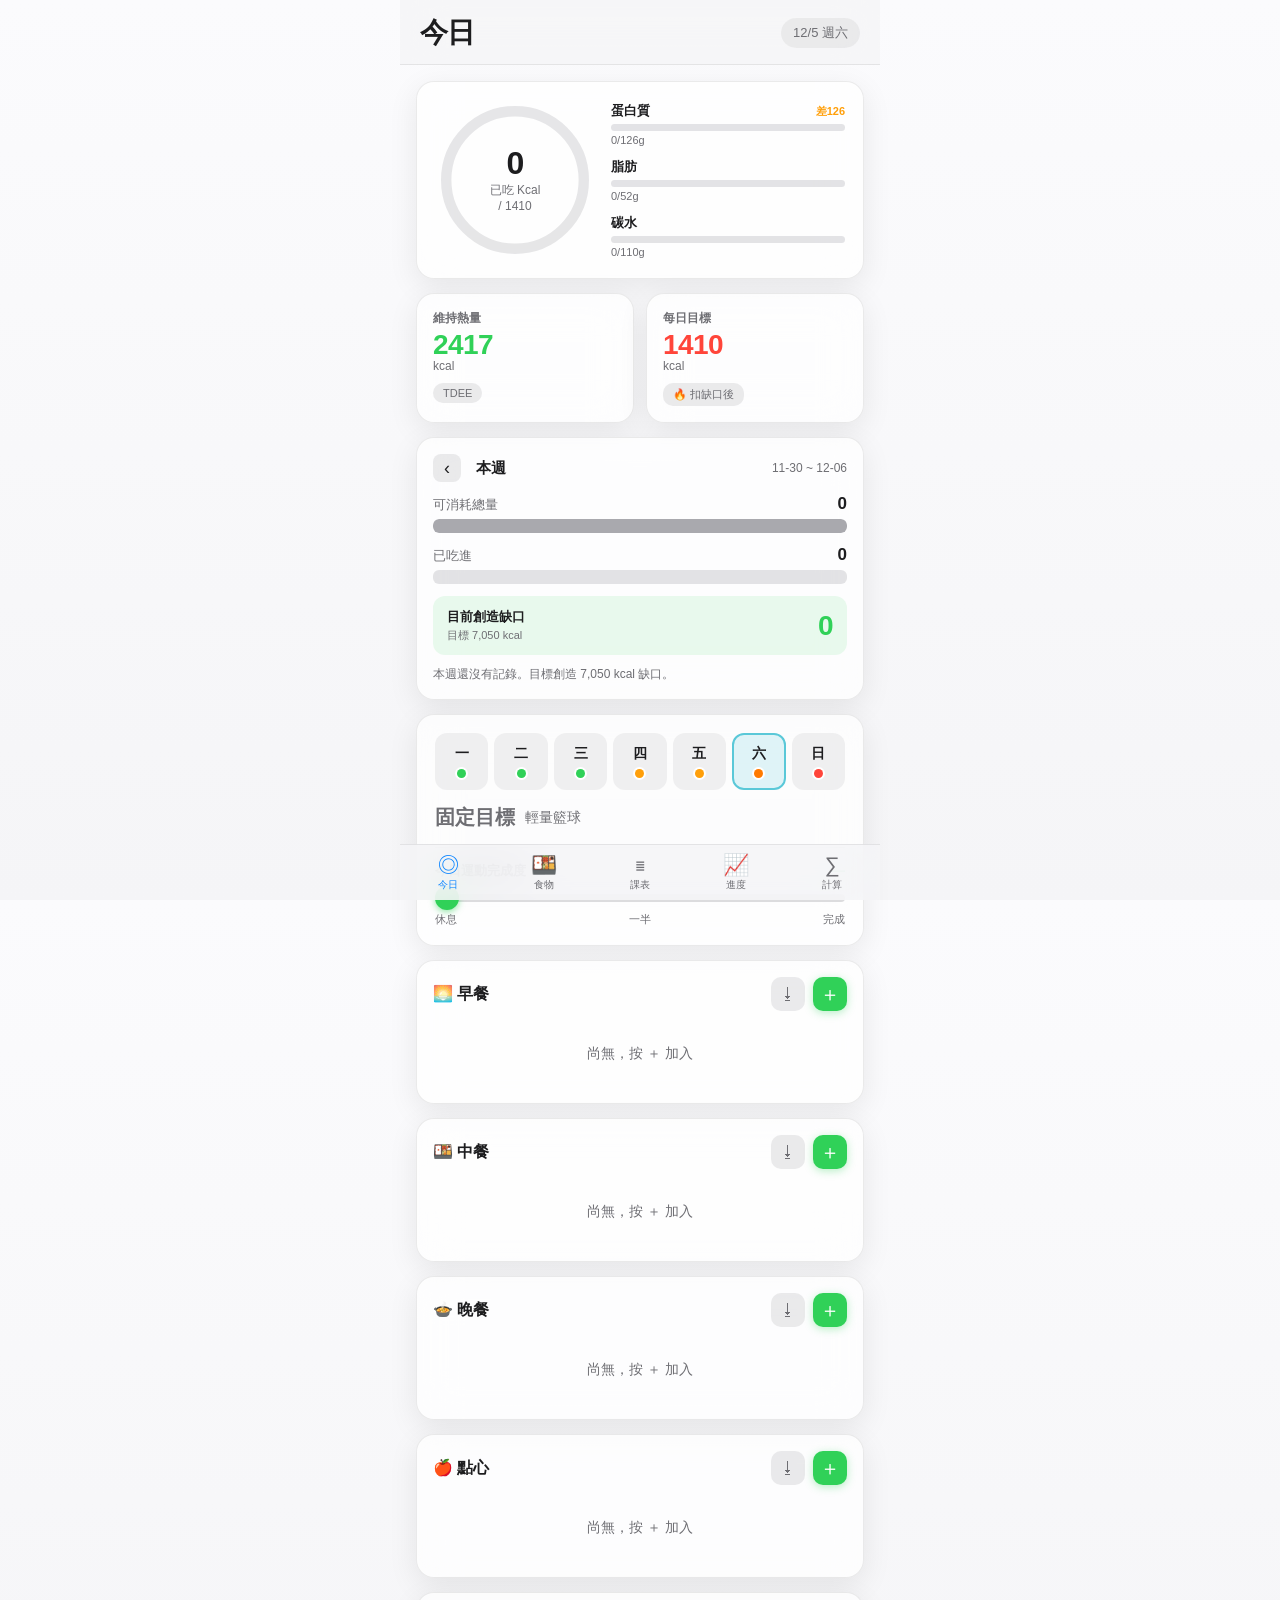
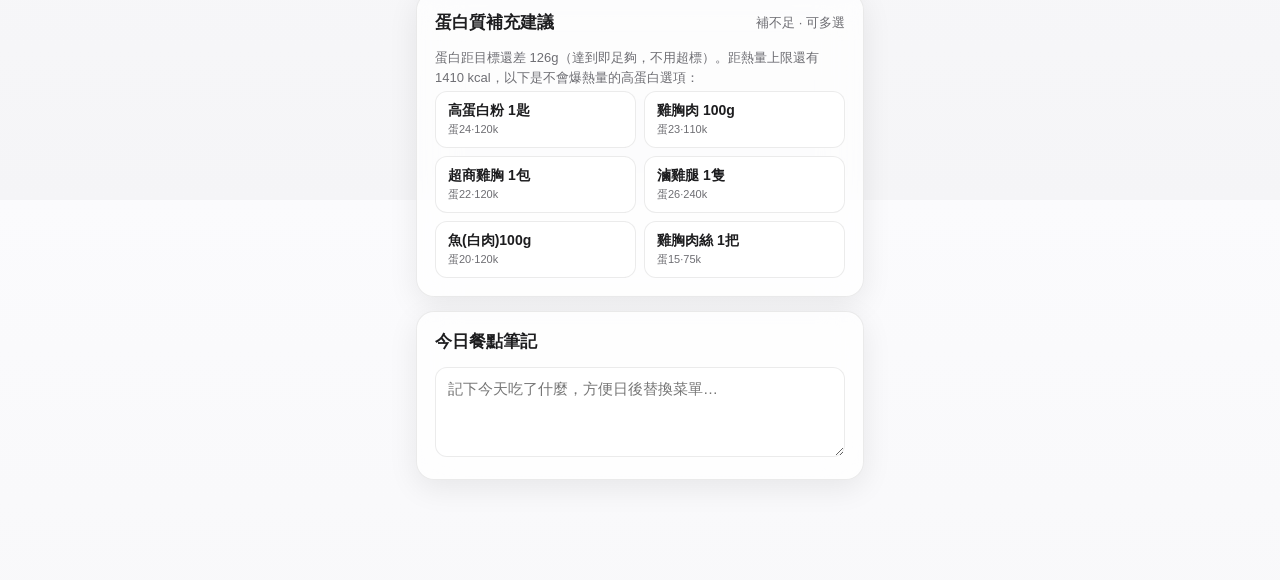
<file: index.html>
<!DOCTYPE html>
<html lang="zh-TW">
<head>
  <meta charset="UTF-8">
  <meta name="viewport" content="width=device-width, initial-scale=1.0, viewport-fit=cover, maximum-scale=1.0, user-scalable=no">
  <meta name="theme-color" content="#f5f5f7" media="(prefers-color-scheme: light)">
  <meta name="theme-color" content="#000000" media="(prefers-color-scheme: dark)">
  <meta name="apple-mobile-web-app-capable" content="yes">
  <meta name="mobile-web-app-capable" content="yes">
  <meta name="apple-mobile-web-app-status-bar-style" content="black-translucent">
  <title>減脂計畫</title>
  <link rel="manifest" href="./manifest.json">
  <link rel="stylesheet" href="./style.css?v=22">
</head>
<body>
  <div id="app">
    <!-- 頂部標題 -->
    <header class="topbar">
      <h1 id="page-title">今日</h1>
      <div class="date-pill" id="date-pill"></div>
    </header>

    <main id="views">
      <!-- ===== 今日打卡 ===== -->
      <section class="view" id="view-today">
        <!-- 主圈圖卡 -->
        <div class="card macro-hero">
          <div class="macro-ring-wrap">
            <svg viewBox="0 0 200 200" class="macro-ring">
              <circle class="mr-bg" cx="100" cy="100" r="86"></circle>
              <circle class="mr-fg" id="mr-fg" cx="100" cy="100" r="86"></circle>
            </svg>
            <div class="macro-center">
              <b id="eaten-kcal">0</b>
              <span class="mc-label">已吃 Kcal</span>
              <span class="mc-goal" id="eaten-goal-label">/ 0</span>
            </div>
          </div>
          <div class="macro-bars">
            <div class="mb">
              <div class="mb-top"><span>蛋白質</span><span class="mb-warn" id="mb-p-warn"></span></div>
              <div class="mb-bar"><div class="mb-fill p" id="mb-p"></div></div>
              <div class="mb-val" id="mb-p-val">0/0g</div>
            </div>
            <div class="mb">
              <div class="mb-top"><span>脂肪</span></div>
              <div class="mb-bar"><div class="mb-fill f" id="mb-f"></div></div>
              <div class="mb-val" id="mb-f-val">0/0g</div>
            </div>
            <div class="mb">
              <div class="mb-top"><span>碳水</span></div>
              <div class="mb-bar"><div class="mb-fill c" id="mb-c"></div></div>
              <div class="mb-val" id="mb-c-val">0/0g</div>
            </div>
          </div>
        </div>

        <!-- 維持 / 目標 兩卡 -->
        <div class="dual-cards">
          <div class="card mini-stat maintain">
            <span class="ms-label">維持熱量</span>
            <span class="ms-val" id="ms-maintain">0</span><span class="ms-unit">kcal</span>
            <span class="ms-tag">TDEE</span>
          </div>
          <div class="card mini-stat target">
            <span class="ms-label">每日目標</span>
            <span class="ms-val" id="ms-target">0</span><span class="ms-unit">kcal</span>
            <span class="ms-tag">🔥 扣缺口後</span>
          </div>
        </div>

        <!-- 本週熱量缺口觀察 -->
        <div class="card week-cal-card">
          <div class="wc-head">
            <div class="wc-nav">
              <button id="wk-prev" class="wk-nav-btn">‹</button>
              <span class="wc-title" id="wk-title">本週</span>
              <button id="wk-next" class="wk-nav-btn">›</button>
            </div>
            <span class="wc-range" id="wc-range"></span>
          </div>
          <!-- 可吃總量（TDEE×天數） -->
          <div class="wc2-row">
            <div class="wc2-label"><span>可消耗總量</span><b id="wc-budget">0</b></div>
            <div class="wc-bar big"><div class="wc-fill budget" style="width:100%"></div></div>
          </div>
          <!-- 已吃 -->
          <div class="wc2-row">
            <div class="wc2-label"><span>已吃進</span><b id="wc-eaten">0</b></div>
            <div class="wc-bar big"><div class="wc-fill eaten" id="wc-eaten-fill"></div></div>
          </div>
          <!-- 缺口 -->
          <div class="wc-deficit-box">
            <div class="wc-db-left"><span>目前創造缺口</span><span class="wc-unit">目標 <span id="wc-target">0</span> kcal</span></div>
            <b id="wc-deficit">0</b>
          </div>
          <p class="wc-hint" id="wc-hint"></p>
        </div>

        <!-- 一週計畫條 + 今日運動拉桿 -->
        <div class="card week-strip-card">
          <div class="week-strip" id="week-strip"></div>
          <div class="week-today-row">
            <span class="wt-carb" id="wt-carb">—</span>
            <span class="wt-workout" id="wt-workout"></span>
            <button class="back-today hidden" id="back-today">回今天</button>
          </div>
          <div class="workout-slider-wrap">
            <div class="ws-top"><span>今日運動完成度</span><b id="workout-pct-label">0%</b></div>
            <input type="range" id="workout-slider" min="0" max="100" step="5" value="0">
            <div class="ws-marks"><span>休息</span><span>一半</span><span>完成</span></div>
          </div>
        </div>

        <!-- 今日已加入（分四餐） -->
        <div class="meals-wrap" id="meals-wrap"></div>

        <!-- 蛋白質補充建議 -->
        <div class="card">
          <div class="card-head"><h2>蛋白質補充建議</h2><span class="muted">補不足 · 可多選</span></div>
          <p class="hint" id="suggest-intro"></p>
          <div class="suggest-grid" id="suggest-grid"></div>
          <div class="suggest-preview hidden" id="suggest-preview"></div>
          <button class="primary suggest-add hidden" id="suggest-add">加入選取的食物</button>
        </div>

        <div class="card">
          <div class="card-head"><h2>今日餐點筆記</h2></div>
          <textarea id="meal-note" placeholder="記下今天吃了什麼，方便日後替換菜單…"></textarea>
        </div>

        <!-- 隱藏的舊欄位（保留給程式相容） -->
        <div style="display:none">
          <span id="hero-protein"></span><span id="hero-kcal"></span><span id="hero-type"></span>
          <span id="today-pct"></span><span id="ring-fg"></span>
          <span id="protein-goal"></span><span id="protein-goal2"></span><span id="protein-val"></span>
          <span id="kcal-val"></span><span id="protein-status"></span>
          <span id="protein-bar-fill"></span><span id="protein-goal-mark"></span>
          <span id="budget-type-label"></span><div id="budget-list"></div><span id="budget-hint"></span>
        </div>
      </section>

      <!-- 加入食物彈窗 -->
      <div class="modal-overlay hidden" id="food-modal">
        <div class="modal food-modal-box">
          <h2 id="food-modal-title">加入食物</h2>
          <div class="search-row">
            <input type="search" id="food-search" class="food-search" placeholder="搜尋或說出食物名稱…">
            <button class="mic-btn" id="food-mic" title="語音搜尋">🎤</button>
          </div>
          <div class="combo-quick" id="combo-quick"></div>
          <div class="food-scroll"><div class="food-grid" id="food-grid"></div></div>
          <div class="backup-btns">
            <button class="ghost-btn" id="add-custom">＋ 自訂</button>
            <button class="primary" id="food-modal-close">完成</button>
          </div>
        </div>
      </div>

      <!-- 新增/查詢 自訂食物彈窗 -->
      <div class="modal-overlay hidden" id="custom-modal">
        <div class="modal custom-modal-box">
          <h2>新增自訂食物</h2>
          <div class="field"><label>名稱</label>
            <div class="search-row">
              <input type="text" id="cf-name" placeholder="例如 池上便當、茶葉蛋">
              <button class="ghost-btn cf-search-btn" id="cf-google" title="Google 查熱量">🔍</button>
            </div>
          </div>
          <div class="field"><label>Open Food Facts 查詢（條碼或英文名）</label>
            <div class="search-row">
              <input type="text" id="cf-off-q" placeholder="輸入條碼或英文名，按查詢">
              <button class="ghost-btn cf-search-btn" id="cf-scan-btn" title="掃描條碼">📷</button>
              <button class="ghost-btn cf-search-btn" id="cf-off-btn">查詢</button>
            </div>
            <div class="scanner hidden" id="cf-scanner">
              <video id="cf-video" playsinline muted></video>
              <div class="scan-frame"></div>
              <div class="scan-line"></div>
              <div class="scan-status" id="cf-scan-status"></div>
              <button class="scan-close" id="cf-scan-close">✕ 關閉相機</button>
            </div>
            <div class="off-result" id="cf-off-result"></div>
            <div class="per100-box hidden" id="cf-per100">
              <div class="p100-title">每 100<span id="cf-unit">g</span>：<span id="cf-per100-macro"></span></div>
              <div class="p100-amount">
                <label>我實際吃了</label>
                <input type="number" id="cf-amount" inputmode="decimal" placeholder="數量">
                <span id="cf-amount-unit">g</span>
                <button class="ghost-btn" id="cf-amount-apply">換算填入</button>
              </div>
            </div>
          </div>
          <div class="field"><label>份量（可留空）</label><input type="text" id="cf-q" placeholder="例如 1碗、375ml"></div>
          <div class="field inline3">
            <div><label>蛋白 g</label><input type="number" id="cf-p" inputmode="decimal" placeholder="0"></div>
            <div><label>碳水 g</label><input type="number" id="cf-c" inputmode="decimal" placeholder="0"></div>
            <div><label>脂肪 g</label><input type="number" id="cf-f" inputmode="decimal" placeholder="0"></div>
          </div>
          <div class="cf-kcal-row">熱量自動：<b id="cf-kcal">0</b> kcal</div>
          <div class="backup-btns">
            <button class="ghost-btn" id="cf-cancel">取消</button>
            <button class="primary" id="cf-save">儲存並加入</button>
          </div>
        </div>
      </div>

      <!-- ===== 食物管理 ===== -->
      <section class="view hidden" id="view-foods">
        <div class="card">
          <div class="card-head"><h2>常吃餐點組合</h2><span class="muted">一鍵帶入整餐</span></div>
          <p class="hint">把「早餐固定那套」存成組合，之後一鍵加入今日，不用一項項點。</p>
          <div class="combo-list" id="combo-list"></div>
          <button class="add-custom" id="add-combo">＋ 用今天已加入的食物存成組合</button>
        </div>

        <div class="card">
          <div class="card-head"><h2>我的食物清單</h2><span class="muted" id="foods-count"></span></div>
          <p class="hint">名稱、份量、蛋白、碳水、脂肪填好，熱量會自動算。按「儲存全部」。</p>
          <div class="food-table-head">
            <span>名稱</span><span>份量</span><span>蛋</span><span>碳</span><span>脂</span><span>kcal</span><span></span>
          </div>
          <div class="food-table" id="food-table"></div>
          <div class="backup-btns">
            <button class="ghost-btn" id="foods-add-row">＋ 新增一列</button>
            <button class="primary" id="foods-save">儲存全部</button>
          </div>
        </div>

        <div class="card">
          <div class="card-head"><h2>已隱藏的內建食物</h2><span class="muted" id="hidden-count"></span></div>
          <p class="hint">長按今日食物卡可隱藏不吃的內建食物，在這裡可還原。</p>
          <div class="hidden-list" id="hidden-list"></div>
        </div>
      </section>

      <!-- ===== 計算 ===== -->
      <section class="view hidden" id="view-calc">
        <div class="card">
          <div class="card-head"><h2>卡路里計算機</h2></div>
          <div class="seg mini" id="calc-mode-seg">
            <button class="seg-btn active" data-mode="macro">營養素換算</button>
            <button class="seg-btn" data-mode="weight">食物重量</button>
          </div>

          <!-- 營養素模式 -->
          <div id="calc-mode-macro">
            <p class="hint">輸入蛋白/碳水/脂肪克數，自動算熱量。蛋白4·碳水4·脂肪9 kcal/g。</p>
            <div class="field inline3">
              <div><label>蛋白 g</label><input type="number" id="cm-p" inputmode="decimal" placeholder="0"></div>
              <div><label>碳水 g</label><input type="number" id="cm-c" inputmode="decimal" placeholder="0"></div>
              <div><label>脂肪 g</label><input type="number" id="cm-f" inputmode="decimal" placeholder="0"></div>
            </div>
          </div>

          <!-- 重量模式 -->
          <div id="calc-mode-weight" class="hidden">
            <p class="hint">選食物類型 + 重量(g)，用每100g概估值算。</p>
            <div class="field"><label>食物類型</label>
              <select id="cw-type"></select>
            </div>
            <div class="field"><label>重量 (g)</label><input type="number" id="cw-grams" inputmode="decimal" placeholder="例如 150"></div>
          </div>

          <div class="calc-out" id="calc-out">
            <div class="calc-kcal"><b id="calc-kcal-val">0</b><span>kcal</span></div>
            <div class="calc-macros" id="calc-macros"></div>
          </div>
          <div class="field"><label>名稱（要加入或儲存時用）</label><input type="text" id="calc-name" placeholder="例如 午餐便當"></div>
          <div class="backup-btns">
            <button class="primary" id="calc-add-today">加入今日</button>
            <button class="ghost-btn" id="calc-save-food">存成自訂食物</button>
          </div>
        </div>

        <div class="card">
          <div class="card-head"><h2>身體數據</h2></div>
          <div class="field"><label>身高 (cm)</label><input type="number" id="in-height" inputmode="decimal"></div>
          <div class="field"><label>體重 (kg)</label><input type="number" id="in-weight" inputmode="decimal"></div>
          <div class="field"><label>體脂 (%)</label><input type="number" id="in-bf" inputmode="decimal"></div>
          <div class="field"><label>基礎代謝 BMR (kcal)</label><input type="number" id="in-bmr" inputmode="decimal"></div>
          <div class="field"><label>活動係數</label>
            <select id="in-act">
              <option value="1.375">輕度 (1.375)</option>
              <option value="1.45" selected>中度 (1.45)</option>
              <option value="1.55">高度 (1.55)</option>
            </select>
          </div>
          <div class="field"><label>目標體脂 (%)</label><input type="number" id="in-target" inputmode="decimal"></div>
        </div>

        <div class="card">
          <div class="card-head"><h2>目標模式</h2></div>
          <div class="seg" id="mode-seg">
            <button class="seg-btn active" data-mode="cut">減脂</button>
            <button class="seg-btn" data-mode="maintain">維持</button>
            <button class="seg-btn" data-mode="bulk">增肌</button>
          </div>
          <p class="hint" id="mode-hint"></p>
          <label class="toggle-row">
            <span>碳水循環（依星期分高中低碳）</span>
            <input type="checkbox" id="carb-cycle-toggle">
          </label>
          <p class="hint">關閉時每天用固定目標，不隨星期變動（減脂期建議關閉，較好執行）。</p>
        </div>

        <div class="card">
          <div class="card-head"><h2>營養素策略</h2></div>
          <div class="seg" id="macro-seg">
            <button class="seg-btn active" data-macro="auto">電腦最佳化</button>
            <button class="seg-btn" data-macro="custom">完全自訂</button>
          </div>
          <div id="macro-auto">
            <p class="hint">最佳減脂公式：蛋白質高保肌肉、脂肪給安全下限、碳水設定目標值。熱量由三者加總決定（低碳低脂＝自然大赤字，減最快）。</p>
            <div class="field"><label>每日碳水目標 (g)</label>
              <select id="in-carbtarget">
                <option value="70">70（較低碳，減最快）</option>
                <option value="90">90</option>
                <option value="110" selected>110（建議，顧尿酸）</option>
                <option value="130">130</option>
                <option value="150">150（中碳）</option>
              </select>
            </div>
            <div class="field"><label>脂肪下限 (g/kg 體重)</label>
              <select id="in-fatperkg">
                <option value="0.5">0.5（最低）</option>
                <option value="0.6">0.6</option>
                <option value="0.7" selected>0.7（建議）</option>
                <option value="0.8">0.8</option>
              </select>
            </div>
          </div>
          <div id="macro-custom" class="hidden">
            <p class="hint">自己指定每日三大營養素克數。熱量目標仍以上方為準，這裡決定分配。</p>
            <div class="field inline3">
              <div><label>蛋白 g</label><input type="number" id="cm2-p" inputmode="decimal"></div>
              <div><label>碳水 g</label><input type="number" id="cm2-c" inputmode="decimal"></div>
              <div><label>脂肪 g</label><input type="number" id="cm2-f" inputmode="decimal"></div>
            </div>
          </div>
        </div>

        <div class="card">
          <div class="card-head"><h2>自訂目標</h2><span class="muted">留空=自動</span></div>
          <p class="hint">不填就用上面數據自動算。想自己設就填這裡，會覆蓋自動值。</p>
          <div class="field"><label>每日熱量缺口 (kcal)</label><input type="number" id="in-deficit" inputmode="decimal" placeholder="自動：770"></div>
          <div class="field"><label>每日蛋白質下限 (g)</label><input type="number" id="in-protein-goal" inputmode="decimal" placeholder="自動依模式計算"></div>
          <div class="field"><label>計畫天數（多久達標）</label><input type="number" id="in-days" inputmode="decimal" placeholder="30"></div>
        </div>

        <div class="card result-card">
          <div class="card-head"><h2>計算結果</h2></div>
          <ul class="result-list" id="calc-result"></ul>
        </div>
        <p class="disclaimer">※ 數值為估算，僅供參考。你有尿酸偏高問題，正式方案請與醫師確認。</p>
      </section>

      <!-- ===== 課表 ===== -->
      <section class="view hidden" id="view-plan">
        <div class="seg" id="plan-seg">
          <button class="seg-btn active" data-seg="workout">我的課表</button>
          <button class="seg-btn" data-seg="diet">飲食概念</button>
        </div>
        <div id="plan-workout">
          <div class="card">
            <div class="card-head"><h2>每週課表</h2><span class="muted">點任一天編輯</span></div>
            <p class="hint">先排訓練，再依強度貼碳水標籤：高強度/大肌群→高碳，中等→中碳，休息/低強度→低碳。建議比例 高:中:低 ≈ 2:2:3。</p>
            <div class="week-edit" id="week-edit"></div>
            <button class="add-custom" id="plan-reset">回復預設課表</button>
          </div>
        </div>
        <div id="plan-diet" class="hidden"></div>
      </section>

      <!-- ===== 進度 ===== -->
      <section class="view hidden" id="view-log">
        <div class="card">
          <div class="card-head"><h2>記錄體重 / 體脂</h2></div>
          <div class="field"><label>日期（可回填過去日期）</label><input type="date" id="log-date"></div>
          <div class="field inline">
            <input type="number" id="log-weight" placeholder="體重 kg" inputmode="decimal">
            <input type="number" id="log-bf" placeholder="體脂 %" inputmode="decimal">
            <button class="primary" id="log-save">儲存</button>
          </div>
        </div>
        <div class="card">
          <div class="card-head"><h2>趨勢</h2>
            <div class="seg mini" id="range-seg">
              <button class="seg-btn active" data-range="7">7天</button>
              <button class="seg-btn" data-range="30">30天</button>
              <button class="seg-btn" data-range="0">全部</button>
            </div>
          </div>
          <div class="chart-legend"><span class="lg lg-w">體重 kg</span><span class="lg lg-bf">體脂 %</span></div>
          <canvas id="chart" height="200"></canvas>
          <div class="log-stats" id="log-summary"></div>
        </div>
        <div class="card">
          <div class="card-head"><h2>每週熱量缺口</h2><span class="muted">最近幾週</span></div>
          <div class="weekly-deficit" id="weekly-deficit"></div>
        </div>
        <div class="card">
          <div class="card-head"><h2>運動完成率</h2><span class="muted" id="workout-range-label">近 7 天</span></div>
          <div class="workout-summary" id="workout-summary"></div>
        </div>
        <div class="card">
          <div class="card-head"><h2>動態目標建議</h2><span class="muted">依體重趨勢</span></div>
          <div id="dynamic-target"></div>
        </div>
        <div class="card">
          <div class="card-head"><h2>歷史紀錄</h2></div>
          <ul class="history" id="history-list"></ul>
        </div>
        <div class="card hidden" id="cloud-card">
          <div class="card-head"><h2>雲端備份</h2><span class="muted" id="cloud-status">未設定</span></div>
          <p class="hint" id="cloud-hint">登入 Google 後，資料會自動同步到你的雲端，換手機或清快取都能還原。</p>
          <div class="backup-btns">
            <button class="primary" id="cloud-signin">Google 登入並同步</button>
            <button class="ghost-btn hidden" id="cloud-signout">登出</button>
          </div>
        </div>
        <div class="card">
          <div class="card-head"><h2>資料備份</h2><span class="muted" id="backup-status"></span></div>
          <p class="hint">手機可直接「分享到 Google 雲端硬碟」。建議每週備份一次。</p>
          <div class="backup-btns">
            <button class="primary" id="share-btn">分享 / 存到雲端硬碟</button>
            <button class="ghost-btn" id="export-btn">下載檔案</button>
          </div>
          <div class="backup-btns" style="margin-top:8px">
            <button class="ghost-btn" id="import-btn">匯入還原</button>
          </div>
          <input type="file" id="import-file" accept="application/json" hidden>
        </div>
        <div class="card">
          <div class="card-head"><h2>App 更新</h2><span class="muted" id="app-version">v22</span></div>
          <p class="hint" id="update-hint">點下方按鈕會抓取最新版本並重新載入。你的資料不會被清除。</p>
          <div class="backup-btns">
            <button class="primary" id="update-btn">檢查並更新</button>
          </div>
        </div>
      </section>
    </main>

    <!-- 課表編輯彈窗 -->
    <div class="modal-overlay hidden" id="day-modal">
      <div class="modal">
        <h2 id="modal-title">編輯</h2>
        <div class="field"><label>訓練內容</label><input type="text" id="modal-workout" placeholder="例如 下肢重訓 / 超慢跑 / 休息"></div>
        <div class="field"><label>碳水類型</label>
          <select id="modal-carb">
            <option value="低碳">低碳（休息/低強度）</option>
            <option value="中碳">中碳（中等訓練）</option>
            <option value="中高碳">中高碳</option>
            <option value="高碳">高碳（高強度/大肌群）</option>
          </select>
        </div>
        <div class="backup-btns">
          <button class="ghost-btn" id="modal-cancel">取消</button>
          <button class="primary" id="modal-save">儲存</button>
        </div>
      </div>
    </div>

    <!-- 底部分頁 -->
    <nav class="tabbar">
      <button class="tab active" data-view="today"><span class="ico">◎</span>今日</button>
      <button class="tab" data-view="foods"><span class="ico">🍱</span>食物</button>
      <button class="tab" data-view="plan"><span class="ico">≣</span>課表</button>
      <button class="tab" data-view="log"><span class="ico">📈</span>進度</button>
      <button class="tab" data-view="calc"><span class="ico">∑</span>計算</button>
    </nav>
  </div>

  <script>
    // 動態同步狀態列顏色到系統深/淺色
    (function(){
      function applyTheme(){
        const dark = window.matchMedia && window.matchMedia('(prefers-color-scheme: dark)').matches;
        let m = document.querySelector('meta[name="theme-color"]:not([media])');
        if (!m) { m = document.createElement('meta'); m.name = 'theme-color'; document.head.appendChild(m); }
        m.setAttribute('content', dark ? '#000000' : '#f5f5f7');
      }
      applyTheme();
      if (window.matchMedia) {
        try { window.matchMedia('(prefers-color-scheme: dark)').addEventListener('change', applyTheme); } catch(e){}
      }
    })();
  </script>
  <script src="./firebase-config.js?v=22"></script>
  <script src="./cloud.js?v=22"></script>
  <script src="./app.js?v=22"></script>
  <script>
    let swReg = null;
    let refreshing = false;
    if ('serviceWorker' in navigator) {
      navigator.serviceWorker.register('./sw.js', { updateViaCache: 'none' }).then(reg => {
        swReg = reg;
        // 一開啟就主動檢查 GitHub 有沒有新版
        reg.update().catch(()=>{});
        if (reg.waiting && navigator.serviceWorker.controller) {
          // 已有等待中的新版 → 自動套用（不用按鈕）
          reg.waiting.postMessage('SKIP_WAITING');
        }
        // 監聽新版本安裝完成 → 自動套用
        reg.addEventListener('updatefound', () => {
          const nw = reg.installing;
          if (!nw) return;
          nw.addEventListener('statechange', () => {
            if (nw.state === 'installed' && navigator.serviceWorker.controller) {
              markUpdateReady();
              // 自動套用新版
              if (reg.waiting) reg.waiting.postMessage('SKIP_WAITING');
            }
          });
        });
      }).catch(()=>{});
      // 新 SW 接管後自動重整一次
      navigator.serviceWorker.addEventListener('controllerchange', () => {
        if (refreshing) return;
        refreshing = true;
        window.location.reload();
      });
      // App 從背景回到前景時，也檢查一次更新
      document.addEventListener('visibilitychange', () => {
        if (document.visibilityState === 'visible' && swReg) swReg.update().catch(()=>{});
      });
    }

    function markUpdateReady() {
      const hint = document.getElementById('update-hint');
      const btn = document.getElementById('update-btn');
      if (hint) hint.textContent = '🎉 有新版本可用！按下方按鈕立即套用。';
      if (btn) { btn.textContent = '立即套用新版'; btn.classList.add('has-update'); }
    }

    // 更新按鈕：最徹底路線 —— 註銷所有 SW + 清所有快取 + 帶時間戳重載
    (function(){
      const btn = document.getElementById('update-btn');
      const hint = document.getElementById('update-hint');
      if (!btn) return;
      btn.addEventListener('click', async () => {
        btn.disabled = true; btn.textContent = '更新中…';
        hint.textContent = '清除舊版、重新抓取最新版本…';
        try {
          // 1. 註銷所有 Service Worker
          if ('serviceWorker' in navigator) {
            const regs = await navigator.serviceWorker.getRegistrations();
            await Promise.all(regs.map(r => r.unregister()));
          }
          // 2. 刪除所有快取
          if ('caches' in window) {
            const keys = await caches.keys();
            await Promise.all(keys.map(k => caches.delete(k)));
          }
        } catch (e) {}
        // 3. 帶時間戳強制重載（繞過 HTTP 快取）
        const u = new URL(location.href);
        u.searchParams.set('_r', Date.now());
        location.replace(u.toString());
      });
    })();
  </script>
</body>
</html>
</file>
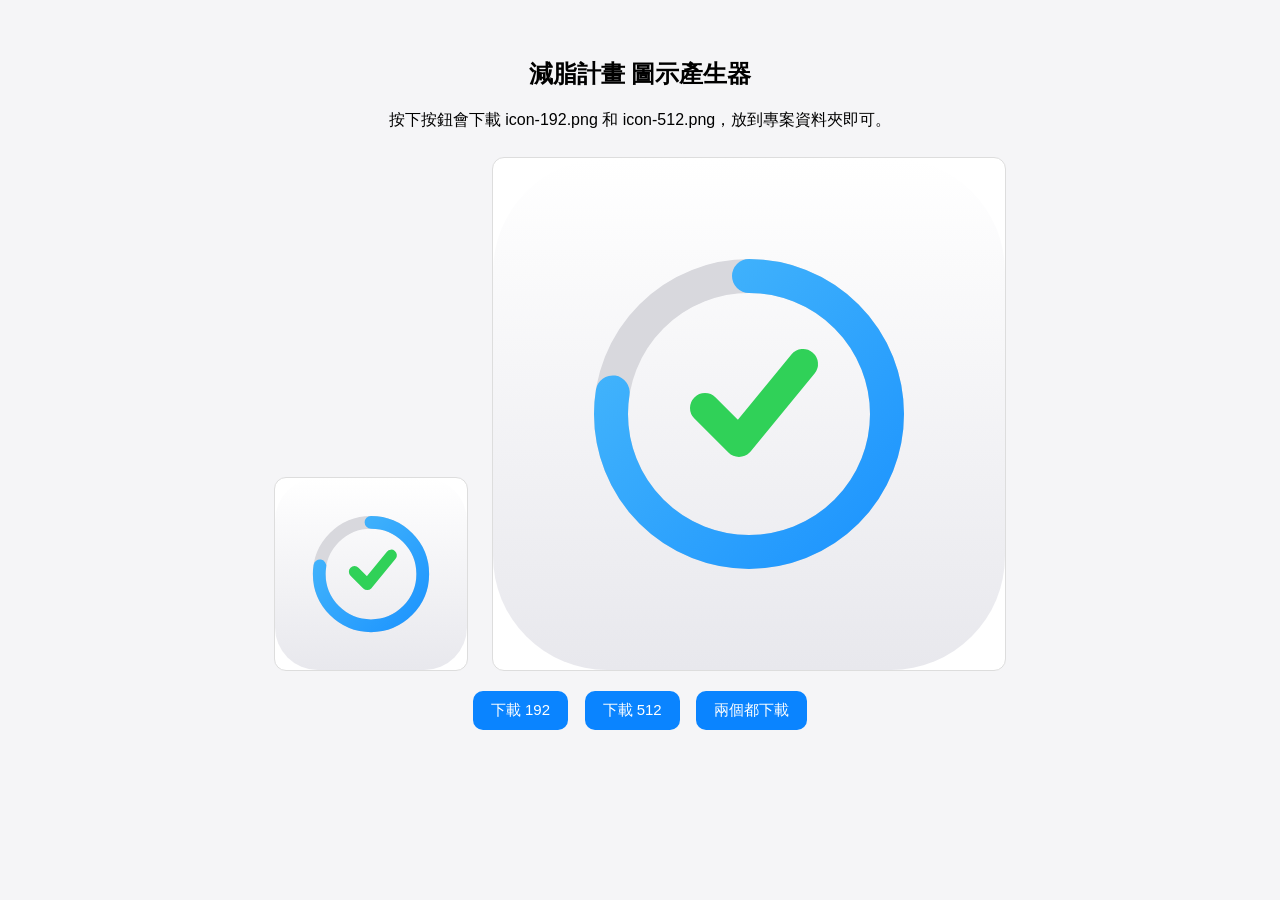
<file: generate-icons.html>
<!DOCTYPE html>
<html lang="zh-TW">
<head>
<meta charset="UTF-8">
<title>產生 App 圖示</title>
<style>
  body{font-family:-apple-system,"PingFang TC",sans-serif;background:#f5f5f7;padding:30px;text-align:center}
  canvas{margin:10px;border:1px solid #ddd;border-radius:12px;background:#fff}
  button{padding:10px 18px;border:none;background:#0a84ff;color:#fff;border-radius:10px;font-size:15px;cursor:pointer;margin:6px}
</style>
</head>
<body>
  <h2>減脂計畫 圖示產生器</h2>
  <p>按下按鈕會下載 icon-192.png 和 icon-512.png，放到專案資料夾即可。</p>
  <div>
    <canvas id="c192" width="192" height="192"></canvas>
    <canvas id="c512" width="512" height="512"></canvas>
  </div>
  <button onclick="dl(192)">下載 192</button>
  <button onclick="dl(512)">下載 512</button>
  <button onclick="dl(192);dl(512)">兩個都下載</button>

<script>
function draw(cv){
  const s = cv.width, ctx = cv.getContext('2d'), k = s/512;
  // 背景
  const bg = ctx.createLinearGradient(0,0,0,s);
  bg.addColorStop(0,'#ffffff'); bg.addColorStop(1,'#e8e8ed');
  const r = 114*k;
  ctx.fillStyle = bg;
  ctx.beginPath(); ctx.roundRect(0,0,s,s,r); ctx.fill();
  // 灰環
  ctx.lineWidth = 34*k; ctx.strokeStyle = '#d8d8dd';
  ctx.beginPath(); ctx.arc(s/2,s/2,138*k,0,Math.PI*2); ctx.stroke();
  // 進度環
  const grad = ctx.createLinearGradient(0,0,s,s);
  grad.addColorStop(0,'#5ac8fa'); grad.addColorStop(1,'#0a84ff');
  ctx.strokeStyle = grad; ctx.lineCap='round';
  ctx.beginPath(); ctx.arc(s/2,s/2,138*k,-Math.PI/2,Math.PI*1.05); ctx.stroke();
  // 勾
  ctx.strokeStyle='#30d158'; ctx.lineWidth=30*k; ctx.lineJoin='round';
  ctx.beginPath();
  ctx.moveTo(212*k,250*k); ctx.lineTo(246*k,284*k); ctx.lineTo(310*k,206*k);
  ctx.stroke();
}
function dl(size){
  const cv = document.getElementById('c'+size);
  const a = document.createElement('a');
  a.download = 'icon-'+size+'.png';
  a.href = cv.toDataURL('image/png');
  a.click();
}
draw(document.getElementById('c192'));
draw(document.getElementById('c512'));
</script>
</body>
</html>
</file>
<file: style.css>
:root{
  --bg:#f5f5f7;
  --card:rgba(255,255,255,0.72);
  --card-solid:#ffffff;
  --ink:#1d1d1f;
  --ink2:#6e6e73;
  --line:rgba(0,0,0,0.08);
  --accent:#0a84ff;
  --accent2:#30d158;
  --warn:#ff9f0a;
  --danger:#ff453a;
  --radius:18px;
  --shadow:0 8px 30px rgba(0,0,0,0.08);
  --safe-b:env(safe-area-inset-bottom,0px);
}
*{box-sizing:border-box;margin:0;padding:0;-webkit-tap-highlight-color:transparent}
html,body{height:100%}
body{
  font-family:-apple-system,BlinkMacSystemFont,"SF Pro Text","Segoe UI","PingFang TC","Microsoft JhengHei",sans-serif;
  background:linear-gradient(180deg,#fbfbfd 0%,var(--bg) 100%);
  color:var(--ink);
  -webkit-font-smoothing:antialiased;
  overscroll-behavior-y:none;
}
#app{max-width:480px;margin:0 auto;min-height:100%;display:flex;flex-direction:column}

/* 頂部 */
.topbar{
  position:sticky;top:0;z-index:20;
  padding:calc(env(safe-area-inset-top,0px) + 14px) 20px 12px;
  display:flex;align-items:center;justify-content:space-between;
  background:rgba(245,245,247,0.8);
  backdrop-filter:saturate(180%) blur(20px);
  -webkit-backdrop-filter:saturate(180%) blur(20px);
  border-bottom:1px solid var(--line);
}
.topbar h1{font-size:28px;font-weight:700;letter-spacing:-0.02em}
.date-pill{font-size:13px;color:var(--ink2);background:rgba(0,0,0,0.05);padding:6px 12px;border-radius:20px}

main{flex:1;padding:16px 16px 100px;display:flex;flex-direction:column;gap:14px}
.view{display:flex;flex-direction:column;gap:14px}
.hidden{display:none!important}

/* 卡片 */
.card{
  background:var(--card);
  backdrop-filter:blur(20px);-webkit-backdrop-filter:blur(20px);
  border:1px solid var(--line);
  border-radius:var(--radius);
  padding:18px;
  box-shadow:var(--shadow);
}
.card-head{display:flex;align-items:center;justify-content:space-between;margin-bottom:14px}
.card-head h2{font-size:17px;font-weight:600}
.muted{font-size:13px;color:var(--ink2)}

/* ===== 主圈圖卡 (今日) ===== */
.macro-hero{display:flex;align-items:center;gap:16px}
.macro-ring-wrap{position:relative;width:160px;height:160px;flex-shrink:0}
.macro-ring{width:160px;height:160px;transform:rotate(-90deg)}
.mr-bg{fill:none;stroke:rgba(120,120,128,0.18);stroke-width:13}
.mr-fg{fill:none;stroke:#5ac8d8;stroke-width:13;stroke-linecap:round;transition:stroke-dashoffset .6s cubic-bezier(.4,0,.2,1)}
.macro-center{position:absolute;inset:0;display:flex;flex-direction:column;align-items:center;justify-content:center}
.macro-center b{font-size:32px;font-weight:800;letter-spacing:-0.03em;line-height:1}
.mc-label{font-size:12px;color:var(--ink2);margin-top:3px}
.mc-goal{font-size:12px;color:var(--ink2)}
.macro-bars{flex:1;display:flex;flex-direction:column;gap:12px;min-width:0}
.mb-top{display:flex;justify-content:space-between;align-items:center;font-size:13px;font-weight:600;margin-bottom:4px}
.mb-warn{font-size:11px;color:var(--warn);font-weight:700}
.mb-warn.ok{color:var(--accent2)}
.mb-bar{height:7px;border-radius:5px;background:rgba(120,120,128,0.2);overflow:hidden}
.mb-fill{height:100%;border-radius:5px;transition:width .4s ease}
.mb-fill.p{background:#5e9eff}
.mb-fill.f{background:#ffb800}
.mb-fill.c{background:#30d158}
.mb-fill.over{background:var(--danger)}
.mb-val{font-size:11px;color:var(--ink2);margin-top:3px}

/* 維持/目標雙卡 */
.dual-cards{display:flex;gap:12px}
.mini-stat{flex:1;display:flex;flex-direction:column;align-items:flex-start;gap:2px;padding:16px}
.ms-label{font-size:12px;color:var(--ink2);font-weight:600}
.ms-val{font-size:28px;font-weight:800;letter-spacing:-0.02em}
.mini-stat.maintain .ms-val{color:var(--accent2)}
.mini-stat.target .ms-val{color:var(--danger)}
.ms-unit{font-size:12px;color:var(--ink2);margin-top:-4px}
.ms-tag{font-size:11px;color:var(--ink2);background:rgba(120,120,128,0.15);padding:4px 10px;border-radius:10px;margin-top:8px}

/* 本週熱量：雙條 */
.week-cal-card{padding:16px}
.wc-head{display:flex;justify-content:space-between;align-items:center;margin-bottom:12px}
.wc-nav{display:flex;align-items:center;gap:6px}
.wk-nav-btn{width:28px;height:28px;border:none;border-radius:8px;background:rgba(120,120,128,0.15);color:var(--ink);font-size:18px;line-height:1;cursor:pointer}
.wk-nav-btn:active{background:rgba(120,120,128,0.3)}
.wc-title{font-size:15px;font-weight:700;min-width:48px;text-align:center}
.wc-range{font-size:12px;color:var(--ink2)}
.wc2-row{margin-bottom:12px}
.wc2-label{display:flex;justify-content:space-between;align-items:baseline;margin-bottom:5px;font-size:13px;color:var(--ink2)}
.wc2-label b{font-size:17px;font-weight:700;color:var(--ink)}
.wc-bar{height:10px;border-radius:6px;background:rgba(120,120,128,0.2);overflow:hidden}
.wc-bar.big{height:14px}
.wc-fill{height:100%;border-radius:6px;transition:width .4s ease}
.wc-fill.budget{background:rgba(120,120,128,0.55)}
.wc-fill.eaten{background:var(--accent)}
.wc-fill.eaten.over{background:var(--danger)}
.wc-deficit-box{display:flex;align-items:center;justify-content:space-between;background:rgba(48,209,88,0.1);border-radius:12px;padding:12px 14px;margin-top:4px}
.wc-db-left{display:flex;flex-direction:column;gap:2px}
.wc-db-left>span:first-child{font-size:13px;color:var(--ink);font-weight:600}
.wc-deficit-box b{font-size:28px;font-weight:800;color:var(--accent2);letter-spacing:-0.02em}
.wc-unit{font-size:11px;color:var(--ink2)}
.wc-hint{font-size:12px;color:var(--ink2);line-height:1.5;margin-top:10px}

/* 一週計畫條 */
.week-strip{display:flex;gap:6px;margin-bottom:14px}
.ws-cell{flex:1;display:flex;flex-direction:column;align-items:center;gap:6px;padding:10px 0;border:2px solid transparent;background:rgba(120,120,128,0.1);border-radius:12px;cursor:pointer}
.ws-cell.active{background:rgba(90,200,216,0.18);border-color:#5ac8d8}
.ws-cell.active .ws-d{color:var(--ink);font-weight:800}
.ws-d{font-size:14px;font-weight:700;color:var(--ink)}
.ws-dot{width:9px;height:9px;border-radius:50%;box-shadow:0 0 0 2px var(--card-solid)}
.week-today-row{display:flex;align-items:center;gap:10px}
.wt-carb{font-size:20px;font-weight:800}
.wt-workout{flex:1;font-size:14px;color:var(--ink2)}
.fab-add{width:46px;height:46px;border-radius:50%;border:none;background:var(--accent2);color:#fff;font-size:26px;font-weight:400;cursor:pointer;flex-shrink:0;box-shadow:0 4px 12px rgba(48,209,88,0.4)}
.fab-add:active{transform:scale(.92)}
.back-today{flex-shrink:0;border:1px solid var(--accent2);background:transparent;color:var(--accent2);border-radius:20px;padding:7px 14px;font:inherit;font-size:13px;font-weight:600;cursor:pointer}
.back-today:active{background:rgba(48,209,88,0.1)}

/* 餐別卡片 */
.meals-wrap{display:flex;flex-direction:column;gap:14px}
.meal-card{padding:16px}
.meal-head{display:flex;align-items:center;gap:8px;margin-bottom:10px}
.meal-head h2{font-size:16px;font-weight:700;flex-shrink:0}
.meal-sum{flex:1;font-size:12px;color:var(--ink2)}
.meal-copy,.meal-add{width:34px;height:34px;border-radius:10px;border:none;cursor:pointer;flex-shrink:0;font-size:16px}
.meal-copy{background:rgba(120,120,128,0.15);color:var(--ink2)}
.meal-add{background:var(--accent2);color:#fff;font-size:20px;box-shadow:0 2px 8px rgba(48,209,88,0.35)}
.meal-copy:active,.meal-add:active{transform:scale(.9)}

/* 今日運動拉桿 */
.workout-slider-wrap{margin-top:16px;padding-top:14px;border-top:1px solid var(--line)}
.ws-top{display:flex;justify-content:space-between;align-items:center;font-size:13px;font-weight:600;margin-bottom:8px}
.ws-top b{color:var(--accent2);font-size:16px}
#workout-slider{width:100%;-webkit-appearance:none;appearance:none;height:8px;border-radius:5px;background:rgba(120,120,128,0.25);outline:none}
#workout-slider::-webkit-slider-thumb{-webkit-appearance:none;appearance:none;width:24px;height:24px;border-radius:50%;background:var(--accent2);cursor:pointer;box-shadow:0 2px 6px rgba(48,209,88,0.5)}
#workout-slider::-moz-range-thumb{width:24px;height:24px;border:none;border-radius:50%;background:var(--accent2);cursor:pointer}
.ws-marks{display:flex;justify-content:space-between;font-size:11px;color:var(--ink2);margin-top:6px}

/* 計數器 */
.counter{display:flex;align-items:center;justify-content:center;gap:24px;margin:6px 0 14px}
.step{width:52px;height:52px;border-radius:50%;border:none;background:rgba(0,0,0,0.05);font-size:20px;color:var(--accent);font-weight:600;cursor:pointer;transition:.15s}
.step:active{transform:scale(.92);background:rgba(0,0,0,0.1)}
.counter-val{display:flex;flex-direction:column;align-items:center;min-width:90px}
.counter-val b{font-size:40px;font-weight:700;letter-spacing:-0.03em}
.counter-val span{font-size:13px;color:var(--ink2)}

/* 食物彈窗 */
.food-modal-box{max-width:420px}
.food-modal-box .food-scroll{max-height:50vh}
.combo-quick{display:flex;flex-wrap:wrap;gap:6px;margin-bottom:10px}
.cq-chip{border:1px solid var(--accent2);background:rgba(48,209,88,0.08);color:var(--accent2);border-radius:18px;padding:7px 12px;font:inherit;font-size:13px;font-weight:600;cursor:pointer}
.cq-chip span{opacity:.7;font-weight:400}
.cq-chip:active{background:rgba(48,209,88,0.18)}

/* 自訂食物彈窗 */
.custom-modal-box{max-width:420px;max-height:88vh;overflow-y:auto}
.cf-search-btn{flex-shrink:0;padding:11px 14px}
.cf-kcal-row{font-size:14px;color:var(--ink2);margin:10px 0 4px}
.cf-kcal-row b{font-size:20px;color:var(--accent);font-weight:700}
.off-result{display:flex;flex-direction:column;gap:6px;margin-top:8px;max-height:200px;overflow-y:auto}
.off-hint{font-size:12px;color:var(--ink2)}
.off-item{display:flex;flex-direction:column;gap:2px;text-align:left;border:1px solid var(--line);background:var(--card-solid);border-radius:10px;padding:8px 10px;cursor:pointer}
.off-item:active{background:rgba(10,132,255,0.08);border-color:var(--accent)}
.oi-name{font-size:13px;font-weight:600;color:var(--ink)}
.oi-macro{font-size:11px;color:var(--ink2)}

/* 條碼掃描 */
.scanner{position:relative;margin-top:10px;border-radius:12px;overflow:hidden;background:#000}
.scanner video{width:100%;height:280px;object-fit:cover;display:block}
.scan-frame{position:absolute;left:12%;right:12%;top:30%;bottom:30%;border:2px solid rgba(255,255,255,0.9);border-radius:10px;box-shadow:0 0 0 2000px rgba(0,0,0,0.35)}
.scan-line{position:absolute;left:14%;right:14%;top:50%;height:2px;background:var(--danger);box-shadow:0 0 8px var(--danger);animation:scanmove 2s ease-in-out infinite}
@keyframes scanmove{0%,100%{top:34%}50%{top:66%}}
.scan-status{position:absolute;top:8px;left:0;right:0;text-align:center;color:#fff;font-size:12px;text-shadow:0 1px 3px rgba(0,0,0,0.8)}
.scan-close{position:absolute;bottom:8px;left:50%;transform:translateX(-50%);border:none;background:rgba(0,0,0,0.7);color:#fff;padding:9px 18px;border-radius:20px;font:inherit;font-size:13px;cursor:pointer}

/* 查無條碼引導 */
.off-notfound{background:rgba(255,159,10,0.1);border-radius:10px;padding:10px 12px;font-size:13px;line-height:1.6;margin-top:8px}
.off-notfound b{color:var(--warn)}
.nf-tip{color:var(--ink2);margin-top:6px}

/* 每100 換算框 */
.per100-box{margin-top:10px;padding:12px;border-radius:12px;background:rgba(10,132,255,0.06);border:1px solid rgba(10,132,255,0.25)}
.p100-title{font-size:13px;color:var(--ink);margin-bottom:8px}
.p100-amount{display:flex;align-items:center;gap:8px;flex-wrap:wrap}
.p100-amount label{font-size:13px;color:var(--ink2)}
.p100-amount input{flex:1;min-width:70px;border:1px solid var(--line);border-radius:10px;padding:9px;font:inherit;font-size:15px;background:var(--card-solid);color:var(--ink)}
.p100-amount span{font-size:13px;color:var(--ink2)}
.p100-amount button{flex-shrink:0;padding:9px 12px;font-size:13px}

.quick-add{display:flex;flex-wrap:wrap;gap:8px;justify-content:center}
.quick-add button{border:1px solid var(--line);background:var(--card-solid);border-radius:20px;padding:8px 14px;font-size:13px;cursor:pointer;color:var(--ink)}
.quick-add button:active{background:rgba(0,0,0,0.05)}

/* 喝水 */
.water-row{display:flex;flex-wrap:wrap;gap:10px;justify-content:space-between}
.cup{flex:1 0 16%;aspect-ratio:1;max-width:56px;border-radius:14px;border:2px solid var(--line);background:var(--card-solid);
  display:flex;align-items:center;justify-content:center;font-size:22px;cursor:pointer;transition:.2s}
.cup.filled{background:linear-gradient(180deg,#5ac8fa,#0a84ff);border-color:transparent}

textarea{width:100%;min-height:90px;border:1px solid var(--line);border-radius:12px;padding:12px;font:inherit;font-size:15px;resize:vertical;background:var(--card-solid);color:var(--ink)}
textarea:focus{outline:none;border-color:var(--accent)}

/* 提示文字 */
.hint{font-size:13px;color:var(--ink2);line-height:1.5;margin-top:10px}

/* 今日預算 */
.budget-list{display:flex;flex-direction:column;gap:14px}
.budget-row{}
.b-top{display:flex;justify-content:space-between;align-items:baseline;margin-bottom:5px}
.b-label{font-size:14px;font-weight:600}
.b-note{font-size:11px;font-weight:400;color:var(--ink2)}
.b-left{font-size:13px;color:var(--accent2);font-weight:600}
.b-left.over{color:var(--danger)}
.b-bar{height:10px;border-radius:6px;background:rgba(0,0,0,0.07);overflow:hidden}
.b-fill{height:100%;border-radius:6px;background:var(--accent);transition:width .4s ease}
.b-fill.over{background:var(--danger)}
.b-sub{font-size:11px;color:var(--ink2);margin-top:4px;text-align:right}

/* 蛋白質下限 bar */
.protein-bar-wrap{margin-bottom:8px}
.protein-bar{position:relative;height:14px;border-radius:8px;background:rgba(0,0,0,0.07);overflow:hidden}
.protein-bar-fill{height:100%;width:0;border-radius:8px;background:var(--warn);transition:width .4s ease}
.protein-bar-fill.ok{background:var(--accent2)}
.protein-goal-mark{position:absolute;top:-3px;bottom:-3px;width:2px;background:var(--ink);opacity:.45}
.protein-readout{display:flex;justify-content:space-between;align-items:center;margin-top:10px;font-size:14px}
.p-status{font-size:13px;font-weight:600;color:var(--warn)}
.p-status.ok{color:var(--accent2)}

/* 食物選擇 */
.search-row{display:flex;gap:8px;margin-bottom:12px}
.search-row .food-search{flex:1;margin-bottom:0}
.mic-btn{flex-shrink:0;width:46px;border:1px solid var(--line);background:var(--card-solid);border-radius:12px;font-size:18px;cursor:pointer;color:var(--accent)}
.mic-btn:active{background:rgba(10,132,255,0.08)}
.mic-btn.listening{background:var(--danger);color:#fff;border-color:var(--danger);animation:pulse 1s infinite}
@keyframes pulse{0%,100%{opacity:1}50%{opacity:.5}}
.food-search{width:100%;border:1px solid var(--line);border-radius:12px;padding:11px 14px;font:inherit;font-size:15px;background:var(--card-solid);color:var(--ink);margin-bottom:12px}
.food-search:focus{outline:none;border-color:var(--accent)}
.food-scroll{max-height:236px;overflow-y:auto;-webkit-overflow-scrolling:touch;margin:0 -4px;padding:0 4px}
.food-grid{display:grid;grid-template-columns:1fr 1fr;gap:8px}
.food-chip{display:flex;flex-direction:column;align-items:flex-start;gap:2px;border:1px solid var(--line);background:var(--card-solid);border-radius:12px;padding:10px 12px;cursor:pointer;text-align:left;position:relative}
.food-chip:active{background:rgba(10,132,255,0.08);border-color:var(--accent)}
.food-chip.custom{border-color:rgba(10,132,255,0.35);background:rgba(10,132,255,0.04)}
.chip-del{position:absolute;top:6px;right:8px;font-size:12px;color:var(--ink2);width:18px;height:18px;display:flex;align-items:center;justify-content:center;border-radius:50%}
.chip-del:active{background:rgba(255,69,58,0.15);color:var(--danger)}
.food-chip .fn{font-size:14px;font-weight:600;color:var(--ink)}
.food-chip .fm{font-size:11px;color:var(--ink2)}
.add-custom{width:100%;margin-top:10px;border:1px dashed var(--line);background:transparent;border-radius:12px;padding:11px;font:inherit;font-size:14px;color:var(--accent);cursor:pointer}

/* 剩餘餐建議 */
.suggest-grid{display:grid;grid-template-columns:1fr 1fr;gap:8px;margin-top:4px}
.sg-chip{display:flex;flex-direction:column;align-items:flex-start;gap:2px;border:1px solid var(--line);background:var(--card-solid);border-radius:12px;padding:10px 12px;cursor:pointer;text-align:left;position:relative}
.sg-chip .fn{font-size:14px;font-weight:600;color:var(--ink)}
.sg-chip .fm{font-size:11px;color:var(--ink2)}
.sg-chip.sel{border-color:var(--accent2);background:rgba(48,209,88,0.1)}
.sg-chip.sel::after{content:'✓';position:absolute;top:6px;right:8px;color:var(--accent2);font-weight:700;font-size:13px}
.suggest-preview{margin-top:14px;padding:12px;border-radius:12px;background:rgba(48,209,88,0.08);font-size:13px;line-height:1.7}
.suggest-preview b{color:var(--ink)}
.sg-after{color:var(--accent2);font-weight:600;margin-top:4px}
.sg-after.over{color:var(--danger)}
.suggest-add{width:100%;margin-top:12px}

/* 食物管理頁 */
.combo-list{display:flex;flex-direction:column;gap:8px;margin-bottom:4px}
.combo-row{display:flex;gap:8px;align-items:stretch}
.combo-main{flex:1;display:flex;flex-direction:column;align-items:flex-start;gap:2px;border:1px solid var(--line);background:var(--card-solid);border-radius:12px;padding:11px 14px;cursor:pointer;text-align:left}
.combo-main:active{background:rgba(48,209,88,0.08);border-color:var(--accent2)}
.combo-name{font-size:15px;font-weight:600;color:var(--ink)}
.combo-sub{font-size:12px;color:var(--ink2)}
.combo-del{width:42px;border:1px solid var(--line);background:var(--card-solid);border-radius:12px;color:var(--danger);font-size:15px;cursor:pointer;flex-shrink:0}
.food-table-head{display:grid;grid-template-columns:1.3fr 0.9fr 38px 38px 38px 44px 26px;gap:4px;font-size:11px;color:var(--ink2);padding:0 2px 6px;font-weight:600}
.food-table-head span{text-align:center}
.food-table-head span:first-child{text-align:left}
.food-table{display:flex;flex-direction:column;gap:6px;max-height:50vh;overflow-y:auto}
.food-trow{display:grid;grid-template-columns:1.3fr 0.9fr 38px 38px 38px 44px 26px;gap:4px;align-items:center}
.food-trow input{border:1px solid var(--line);border-radius:8px;padding:8px 4px;font:inherit;font-size:13px;background:var(--card-solid);color:var(--ink);width:100%;text-align:center}
.food-trow input:focus{outline:none;border-color:var(--accent)}
.food-trow .ft-name,.food-trow .ft-q{text-align:left;font-size:13px}
.food-trow .ft-kcal{font-weight:600;font-size:13px;text-align:center;color:var(--ink)}
.food-trow .ft-del{border:none;background:transparent;color:var(--danger);font-size:15px;cursor:pointer;padding:0}

/* 隱藏食物還原 */
.hidden-list{display:flex;flex-wrap:wrap;gap:8px}
.hidden-chip{border:1px solid var(--line);background:var(--card-solid);border-radius:20px;padding:7px 13px;font-size:13px;color:var(--ink);cursor:pointer}
.hidden-chip span{color:var(--accent);font-size:12px}
.hidden-chip:active{background:rgba(10,132,255,0.08)}

/* 食物份量標籤 */
.food-chip .fq{font-size:11px;color:var(--ink2);font-weight:400}
.food-chip .fav{color:#ffb800;font-size:12px;margin-right:2px}

/* 每週缺口 */
.weekly-deficit{display:flex;flex-direction:column;gap:8px}
.wd-row{display:flex;align-items:center;justify-content:space-between;padding:10px 12px;border-radius:12px;background:rgba(120,120,128,0.08)}
.wd-left{display:flex;flex-direction:column;gap:2px}
.wd-left b{font-size:15px;font-weight:700}
.wd-left span{font-size:11px;color:var(--ink2)}
.wd-val{font-size:20px;font-weight:800;letter-spacing:-0.02em;display:flex;align-items:baseline;gap:4px}
.wd-val.ok{color:var(--accent2)}
.wd-val.bad{color:var(--danger)}
.wd-val small{font-size:10px;font-weight:400;color:var(--ink2)}

/* 動態目標 */
.dt-row{display:flex;justify-content:space-between;align-items:center;padding:8px 0;border-bottom:1px solid var(--line);font-size:14px}
.dt-row span{color:var(--ink2)}
.dt-row b.down{color:var(--accent2)}
.dt-row b.up{color:var(--danger)}
.dt-status{display:inline-block;font-size:13px;font-weight:700;padding:4px 12px;border-radius:10px;margin:12px 0 8px}
.dt-status.ok{background:rgba(48,209,88,0.15);color:#1a8c3a}
.dt-status.warn{background:rgba(255,159,10,0.15);color:#c77700}
.dt-status.bad{background:rgba(255,69,58,0.15);color:var(--danger)}
.dt-advice{font-size:13px;color:var(--ink2);line-height:1.6;margin-bottom:12px}
#dt-apply{width:100%}

/* 已加入清單 */
.eaten-list{list-style:none;display:flex;flex-direction:column}
.eaten-list li{display:flex;align-items:center;justify-content:space-between;gap:10px;padding:10px 0;border-bottom:1px solid var(--line);font-size:14px}
.eaten-list li:last-child{border:none}
.eaten-list .h-del{color:var(--danger);cursor:pointer;font-size:15px;padding:0 4px}

/* 表單 */
.field{margin-bottom:14px}
.field:last-child{margin-bottom:0}
.field label{display:block;font-size:13px;color:var(--ink2);margin-bottom:6px}
.field input,.field select{width:100%;border:1px solid var(--line);border-radius:12px;padding:13px;font:inherit;font-size:16px;background:var(--card-solid);color:var(--ink)}
.field input:focus,.field select:focus{outline:none;border-color:var(--accent)}
.field.inline{display:flex;gap:8px;align-items:center}
.field.inline input{flex:1}
.field.inline3{display:flex;gap:8px}
.field.inline3>div{flex:1}
.field.inline3 label{font-size:12px}
.field.inline3 input{width:100%;border:1px solid var(--line);border-radius:12px;padding:11px;font:inherit;font-size:16px;background:var(--card-solid);color:var(--ink)}
.field.inline3 input:focus{outline:none;border-color:var(--accent)}

/* 計算機輸出 */
.calc-out{display:flex;align-items:center;gap:16px;background:rgba(10,132,255,0.06);border-radius:14px;padding:14px;margin:14px 0}
.calc-kcal{display:flex;flex-direction:column;align-items:center;min-width:80px}
.calc-kcal b{font-size:32px;font-weight:700;color:var(--accent);letter-spacing:-0.02em}
.calc-kcal span{font-size:12px;color:var(--ink2)}
.calc-macros{flex:1;display:flex;flex-direction:column;gap:4px}
.calc-macros span{font-size:13px;color:var(--ink2)}
.calc-macros b{color:var(--ink);font-size:15px}
.primary{background:var(--accent);color:#fff;border:none;border-radius:12px;padding:13px 18px;font:inherit;font-size:16px;font-weight:600;cursor:pointer;white-space:nowrap}
.primary:active{opacity:.85}
.primary.has-update{background:var(--accent2);animation:pulse 1.2s infinite}
.ghost-btn{background:transparent;color:var(--accent);border:1px solid var(--accent);border-radius:12px;padding:13px 18px;font:inherit;font-size:16px;font-weight:600;cursor:pointer;white-space:nowrap}
.ghost-btn:active{background:rgba(10,132,255,0.08)}
.backup-btns{display:flex;gap:10px;margin-top:12px}
.backup-btns button{flex:1}

/* 結果 */
.result-list{list-style:none;display:flex;flex-direction:column;gap:0}
.result-list li{display:flex;justify-content:space-between;align-items:center;padding:13px 0;border-bottom:1px solid var(--line);font-size:15px}
.result-list li:last-child{border:none}
.result-list li b{font-size:18px;font-weight:700}
.result-list li.highlight b{color:var(--accent)}
.disclaimer{font-size:12px;color:var(--ink2);text-align:center;padding:0 10px;line-height:1.5}

/* segmented control */
.seg{display:flex;background:rgba(0,0,0,0.05);border-radius:12px;padding:3px;gap:2px}
.seg-btn{flex:1;border:none;background:transparent;padding:9px;border-radius:9px;font:inherit;font-size:14px;font-weight:500;color:var(--ink2);cursor:pointer;transition:.2s}
.seg-btn.active{background:var(--card-solid);color:var(--ink);box-shadow:0 1px 4px rgba(0,0,0,0.1)}
.seg.mini{padding:2px}
.seg.mini .seg-btn{padding:6px 10px;font-size:12px}
.toggle-row{display:flex;justify-content:space-between;align-items:center;margin:14px 0 4px;font-size:14px;font-weight:600}
.toggle-row input[type=checkbox]{width:44px;height:26px;-webkit-appearance:none;appearance:none;background:rgba(120,120,128,0.3);border-radius:14px;position:relative;cursor:pointer;transition:.2s;flex-shrink:0}
.toggle-row input[type=checkbox]:checked{background:var(--accent2)}
.toggle-row input[type=checkbox]::after{content:'';position:absolute;top:2px;left:2px;width:22px;height:22px;border-radius:50%;background:#fff;transition:.2s}
.toggle-row input[type=checkbox]:checked::after{transform:translateX(18px)}

/* 圖表 */
#chart{width:100%;max-width:100%;height:200px;display:block}
.chart-legend{display:flex;gap:16px;margin-bottom:6px}
.lg{font-size:12px;color:var(--ink2);display:flex;align-items:center;gap:5px}
.lg::before{content:'';width:14px;height:3px;border-radius:2px}
.lg-w::before{background:#0a84ff}
.lg-bf::before{background:#ff9f0a}
.log-stats{display:flex;gap:12px;margin-top:12px;flex-wrap:wrap}
.log-stats>div{flex:1;min-width:90px;background:rgba(0,0,0,0.04);border-radius:12px;padding:10px 12px;display:flex;flex-direction:column;gap:2px}
.log-stats span{font-size:12px;color:var(--ink2)}
.log-stats b{font-size:20px;font-weight:700}
.log-stats b.down{color:var(--accent2)}
.log-stats b.up{color:var(--danger)}

/* 運動完成率 */
.workout-summary{display:flex;align-items:center;gap:16px}
.wk-rate{flex-shrink:0;display:flex;flex-direction:column;align-items:center;justify-content:center;width:96px;height:96px;border-radius:50%;background:rgba(10,132,255,0.1)}
.wk-rate b{font-size:30px;font-weight:700;color:var(--accent);letter-spacing:-0.02em}
.wk-rate span{font-size:10px;color:var(--ink2);text-align:center}
.wk-cells{flex:1;display:flex;gap:8px}
.wk-cell{flex:1;display:flex;flex-direction:column;align-items:center;gap:2px;padding:12px 4px;border-radius:12px;background:rgba(0,0,0,0.04)}
.wk-cell b{font-size:22px;font-weight:700}
.wk-cell span{font-size:11px;color:var(--ink2)}
.wk-cell.ok b{color:var(--accent2)}
.wk-cell.skip b{color:var(--warn)}
.wk-cell.rest b{color:var(--ink2)}

/* 課表（可自訂） */
.week-edit{display:flex;flex-direction:column;gap:8px;margin-top:6px}
.week-row{display:flex;align-items:center;gap:10px;width:100%;border:1px solid var(--line);background:var(--card-solid);border-radius:12px;padding:12px;cursor:pointer;text-align:left;font:inherit}
.week-row:active{background:rgba(0,0,0,0.04)}
.week-row.today{border-color:var(--accent);background:rgba(10,132,255,0.05)}
.wr-day{font-size:13px;font-weight:700;width:62px;flex-shrink:0;color:var(--ink)}
.wr-workout{flex:1;font-size:14px;color:var(--ink2)}
.wr-carb{font-size:11px;font-weight:700;color:#fff;padding:3px 9px;border-radius:8px;flex-shrink:0}
.concept{font-size:14px;line-height:1.7;color:var(--ink)}
.concept h3{font-size:15px;margin:14px 0 6px}
.concept h3:first-child{margin-top:0}

/* 編輯彈窗 */
.modal-overlay{position:fixed;inset:0;z-index:50;background:rgba(0,0,0,0.4);display:flex;align-items:center;justify-content:center;padding:24px;backdrop-filter:blur(4px);-webkit-backdrop-filter:blur(4px)}
.modal{background:var(--card-solid);border-radius:20px;padding:22px;width:100%;max-width:360px;box-shadow:0 20px 60px rgba(0,0,0,0.3)}
.modal h2{font-size:18px;margin-bottom:16px}
.modal .backup-btns{margin-top:18px}
.dv-row{display:flex;justify-content:space-between;align-items:center;padding:9px 0;border-bottom:1px solid var(--line);font-size:14px}
.dv-row span{color:var(--ink2)}
.dv-row b{font-weight:600}
.dv-foods-title{font-size:13px;color:var(--ink2);margin:12px 0 6px}
.dv-foods{list-style:none;display:flex;flex-direction:column;gap:4px;max-height:180px;overflow-y:auto}
.dv-foods li{display:flex;justify-content:space-between;font-size:14px;padding:4px 0}
.dv-foods li span{color:var(--ink2)}
.dv-note{margin-top:12px;font-size:13px;color:var(--ink2);background:rgba(120,120,128,0.1);padding:10px;border-radius:10px}
.dv-empty{text-align:center;color:var(--ink2);font-size:14px;padding:18px 0}

/* 歷史 */
.history{list-style:none;display:flex;flex-direction:column}
.history li{display:flex;justify-content:space-between;padding:12px 0;border-bottom:1px solid var(--line);font-size:14px}
.history li:last-child{border:none}
.history .h-date{color:var(--ink2)}
.history .h-del{color:var(--danger);cursor:pointer;font-size:13px}
.empty{text-align:center;color:var(--ink2);font-size:14px;padding:24px 0}

/* tabbar */
.tabbar{
  position:fixed;left:0;right:0;bottom:0;z-index:30;
  max-width:480px;margin:0 auto;
  display:flex;
  background:rgba(245,245,247,0.85);
  backdrop-filter:saturate(180%) blur(20px);-webkit-backdrop-filter:saturate(180%) blur(20px);
  border-top:1px solid var(--line);
  padding-bottom:var(--safe-b);
}
.tab{flex:1;border:none;background:transparent;padding:9px 0 8px;font:inherit;font-size:10px;color:var(--ink2);display:flex;flex-direction:column;align-items:center;gap:3px;cursor:pointer}
.tab .ico{font-size:21px;line-height:1}
.tab.active{color:var(--accent)}

@media (prefers-color-scheme:dark){
  :root{
    --bg:#000;--card:rgba(28,28,30,0.72);--card-solid:#1c1c1e;
    --ink:#f5f5f7;--ink2:#98989d;--line:rgba(255,255,255,0.12);
  }
  body{background:linear-gradient(180deg,#1c1c1e 0%,#000 100%)}
  .topbar{background:rgba(0,0,0,0.7)}
  .tabbar{background:rgba(0,0,0,0.8)}
}
</file>
